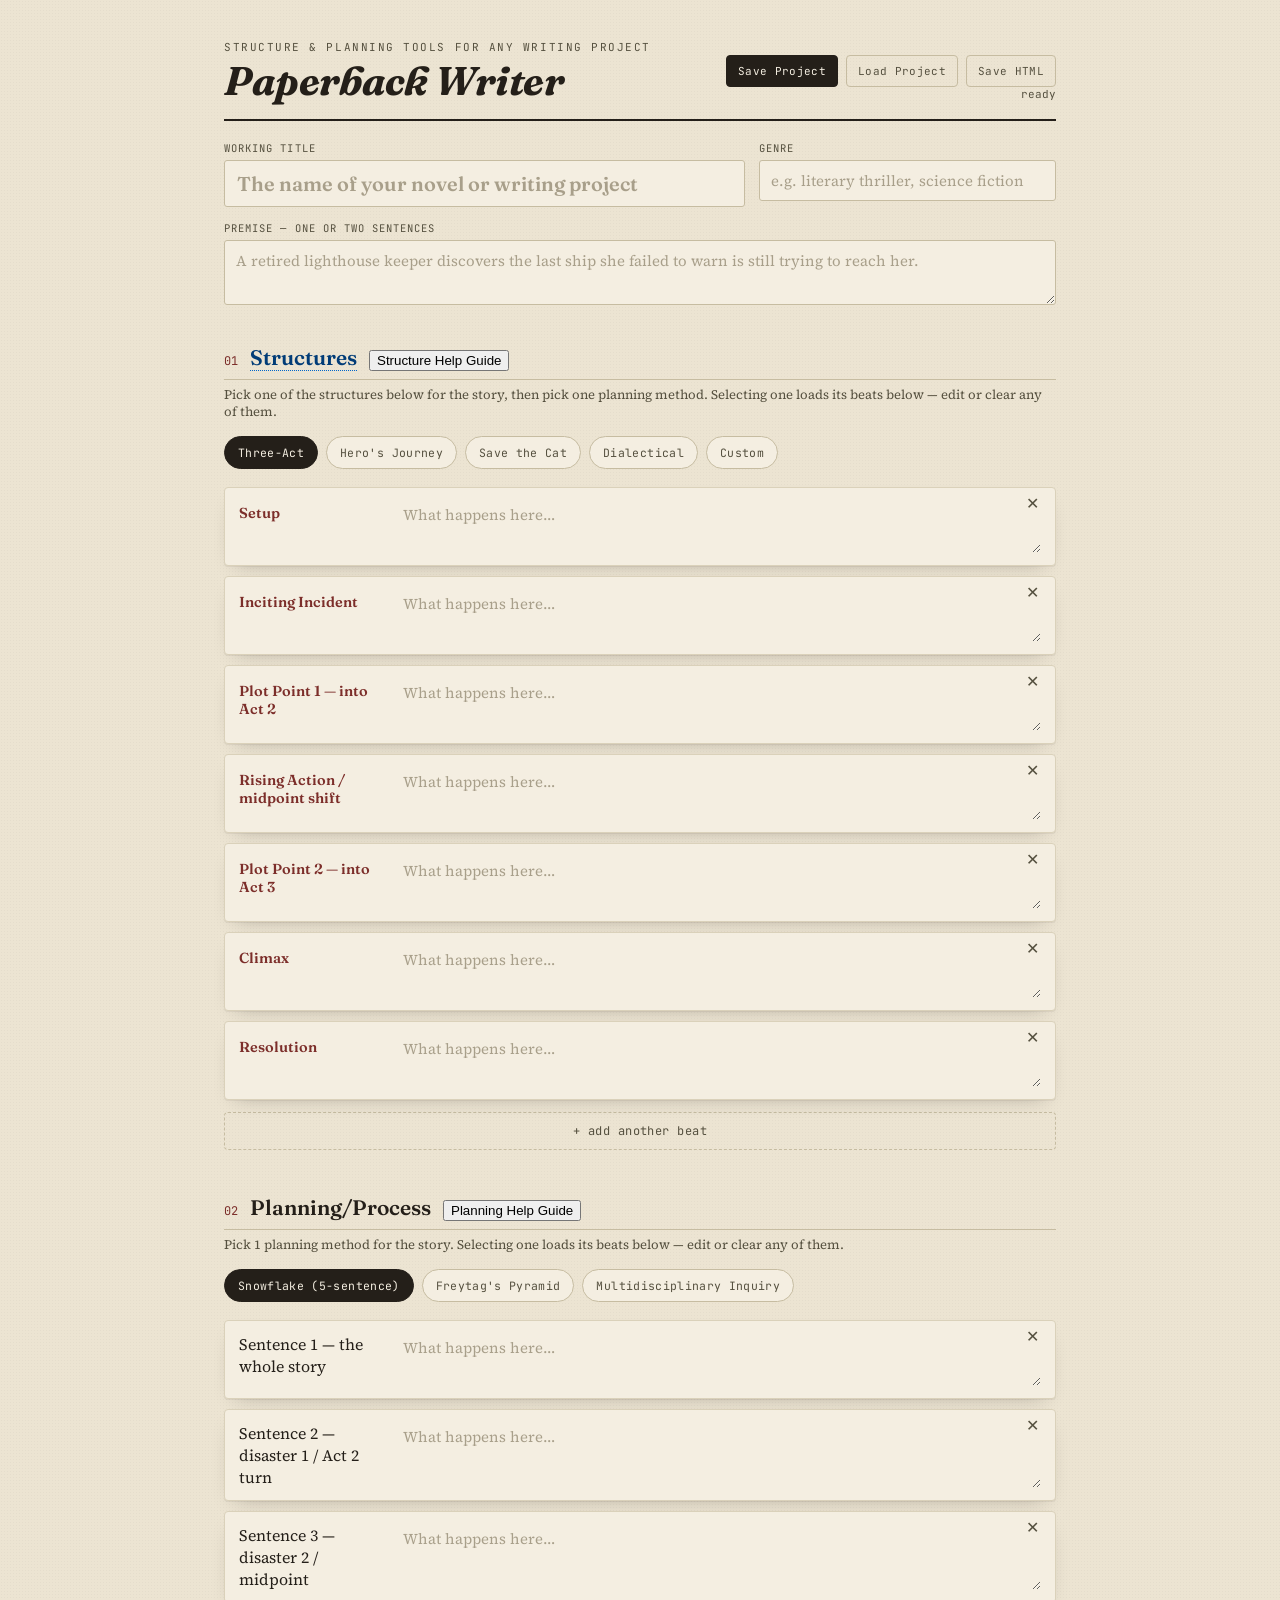
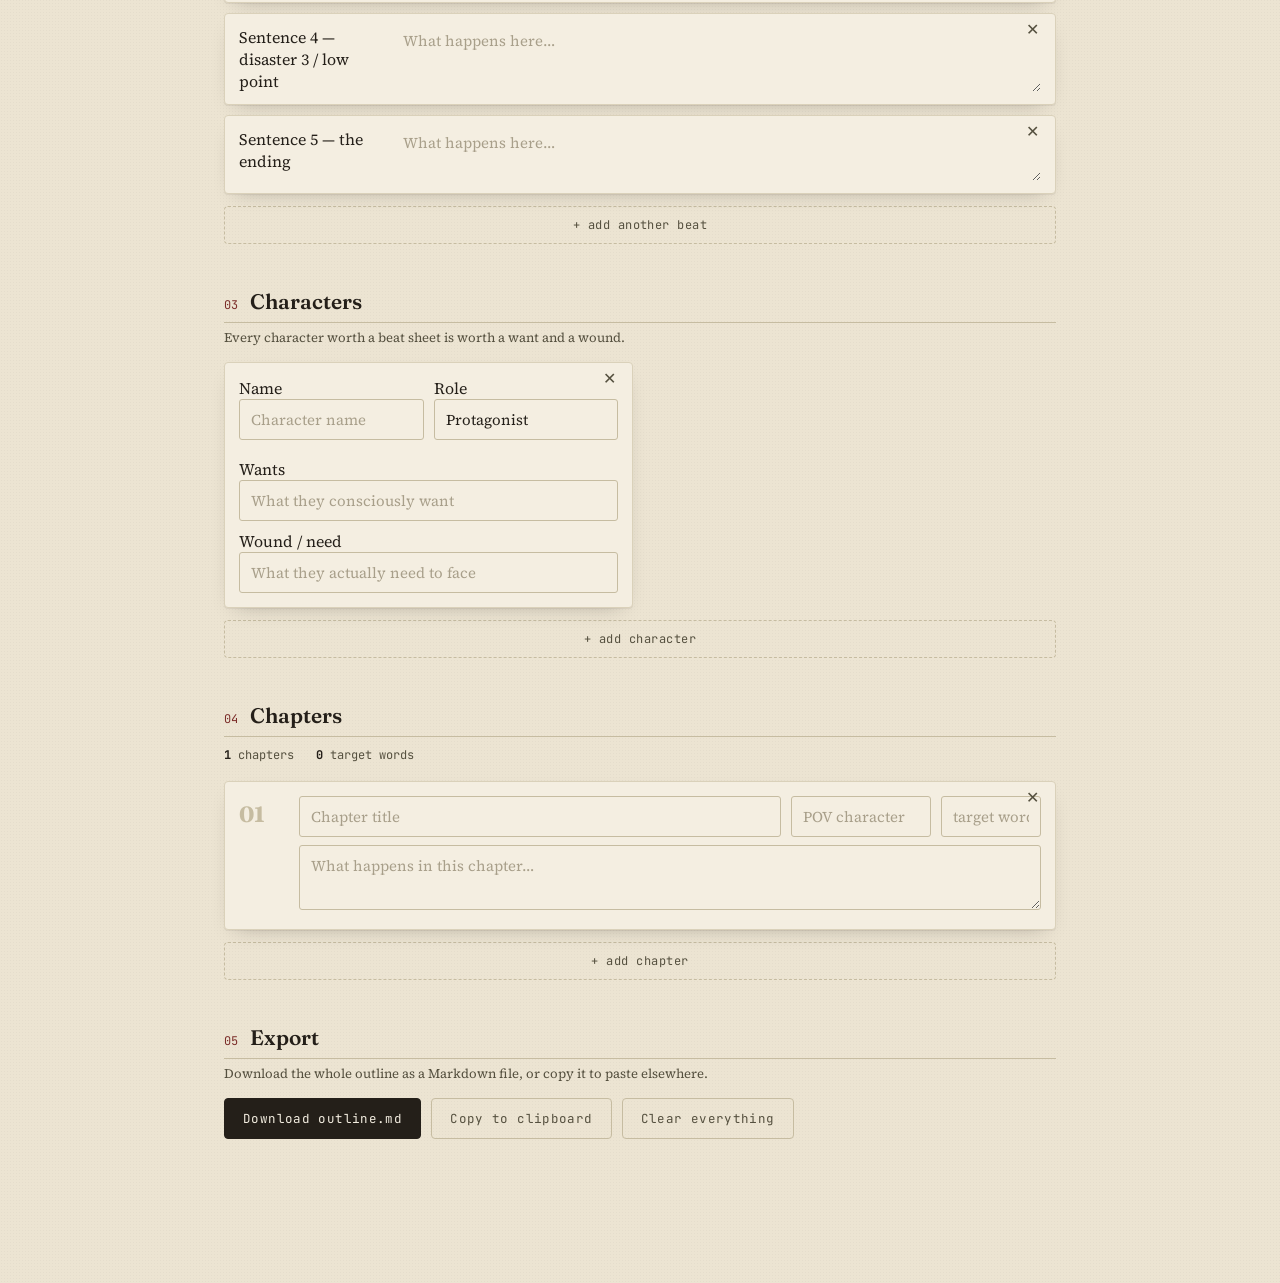
<file: index.html>
<!DOCTYPE html>
<html lang="en">
<head>
<meta charset="UTF-8">

<title>Paperback Writer</title>

<link rel="preconnect" href="https://fonts.googleapis.com">
<link href="https://fonts.googleapis.com/css2?family=Fraunces:wght@600;700&family=JetBrains+Mono:wght@400;500&family=Source+Serif+4:wght@400;500;600&display=swap" rel="stylesheet">


<!-- Link to the external style - CSS file here -->
<link rel="stylesheet" href="styles/style.css">

<!-- Link to the external JS file here -->
<script src="scripts/Paperback-Writer.js" defer></script>


 <!-- head end -->
</head>





<body>

<div class="wrap">

  <div class="masthead">

    <div>
      <div class="eyebrow">Structure & Planning Tools For Any Writing Project </div>
      <h1 class="title"><i>Paperback Writer</h1></i>
    </div>

    <div>
<!------------------------------------------------
  -- HTML buttons on top, next to "Paperback Writer" title
  ------------------------------------------------> 

      <div class="file-buttons">

        <button
          type="button"
          class="btn-primary"
          id="saveProjectBtn">
          Save Project
        </button>

        <button
          type="button"
          class="btn-secondary"
          id="loadProjectBtn">
          Load Project
        </button>

        <button
          type="button"
          class="btn-secondary"
          id="saveHTMLBtn">
          Save HTML
        </button>

        <input
          type="file"
          id="projectFileInput"
          accept=".json,application/json"
          style="display:none;">

      </div>

      <div class="save-state" id="saveState">
        ready
      </div>

    </div>

  </div>

<!------------------------------------------------
  -- WORKING TITLE and GENRE  
  ------------------------------------------------> 
  <div class="meta-row">
    <div class="field">
      <label>Working title</label>
      <input
        class="book-title-input"
        id="bookTitle"
        placeholder="The name of your novel or writing project">
    </div>

    <div class="field">
      <label>Genre</label>
      <input
        id="genre"
        placeholder="e.g. literary thriller, science fiction">
    </div>
  </div>

<!------------------------------------------------
  -- PREMISE 
  ------------------------------------------------> 
  <div
    class="field"
    style="margin-top:-20px; margin-bottom:34px;">

    <label>Premise — one or two sentences</label>
    <textarea
      id="premise"
      rows="2"
      placeholder="A retired lighthouse keeper discovers the last ship she failed to warn is still trying to reach her."
    ></textarea>
  </div>


  <!-------------------------------------------- 
   --- STRUCTURE 
   --------------------------------------------->

  <section class="block">
    <div class="block-head">
      <span class="block-num">01</span>

      <span class="help-text" data-help="Most will choose the structure first. Think of structure as the shape of the story, and planning/process as how to implement that shape.
          Example: I want build a 2 story, 4 bedroom house (structure). Here are the directions on how to build it.(planning/process)">
        <h2 class="block-title">Structures</h2>
      </span>
      <button
        type="button"
        onclick="window.open('pages/Structure_Help.html', '_blank')">
        Structure Help Guide
      </button>
    </div>

    <div class="block-hint">
      Pick one of the structures below for the story, then pick one planning method. Selecting one loads its beats below — edit or clear any of them.
    </div>

    <div
      class="structure-picker"
      id="structurePicker">
    </div>

    <div
      class="beats"
      id="beatsList">
    </div>
    <!-- dr1 start tamco add ability to ad another beat--> 
    <div
      class="card-grid"
      id="StructureGrid">
    </div>

    <button
      class="add-btn"
      id="addStructureBeat">
      + add another beat
    </button>
    <!-- dr1 end tamco add ability to ad another beat--> 
  </section>


  <!-------------------------------------------- 
   --- PLANNING
   --------------------------------------------->

  <section class="block">
    <div class="block-head">
      <span class="block-num">02</span>
      <h2 class="block-title">Planning/Process</h2>

      <button
        type="button"
        onclick="window.open('Structure_Help_1.html', '_blank')">
        Planning Help Guide
      </button>

    </div>

    <div class="block-hint">
      Pick 1 planning method for the story. Selecting one loads its beats below — edit or clear any of them.
    </div>

    <div
      class="planning-picker"
      id="planningPicker">
    </div>

    <div
      class="planbeats"
      id="planbeatsList">
    </div>

    <button
      type="button"
      class="add-btn"
      id="addPlanBeat">
      + add another beat
</button>



  </section>


   <!-------------------------------------------- 
   --- Characters  
   --------------------------------------------->

  <section class="block">
    <div class="block-head">
      <span class="block-num">03</span>
      <h2 class="block-title">Characters</h2>
    </div>

    <div class="block-hint">
      Every character worth a beat sheet is worth a want and a wound.
    </div>

    <div
      class="card-grid"
      id="charGrid">
    </div>

    <button
      class="add-btn"
      id="addChar">
      + add character
    </button>
  </section>


  <!--------------------------------------------- 
   --- Chapters  
   --------------------------------------------->

  <section class="block">

    <div class="block-head">
      <span class="block-num">04</span>
      <h2 class="block-title">Chapters</h2>
    </div>

    <div
      class="stat-strip"
      id="chapterStats">
    </div>

    <div
      class="chapter-list"
      id="chapterList">
    </div>

    <button
      class="add-btn"
      id="addChapter">
      + add chapter
    </button>

  </section>


  <!-- EXPORT -->

  <section class="block">

    <div class="block-head">
      <span class="block-num">05</span>
      <h2 class="block-title">Export</h2>

    </div>

    <div class="block-hint">
      Download the whole outline as a Markdown file, or copy it to paste elsewhere.
    </div>

    <div class="export-row">

      <button
        class="btn-primary"
        id="downloadBtn">
        Download outline.md
      </button>

      <button
        class="btn-secondary"
        id="copyBtn">
        Copy to clipboard
      </button>

      <button
        class="btn-secondary"
        id="resetBtn">
        Clear everything
      </button>

    </div>

  </section>

</div>


<div
  class="toast"
  id="toast">
  Ready
</div>

<!--
  When "Save HTML" is used, saveLocalHTML() inserts
  another script immediately before </head>:

  window.embeddedSavedState = {...};

  The normal application file does not need this.
-->

</body>
</html>
</file>
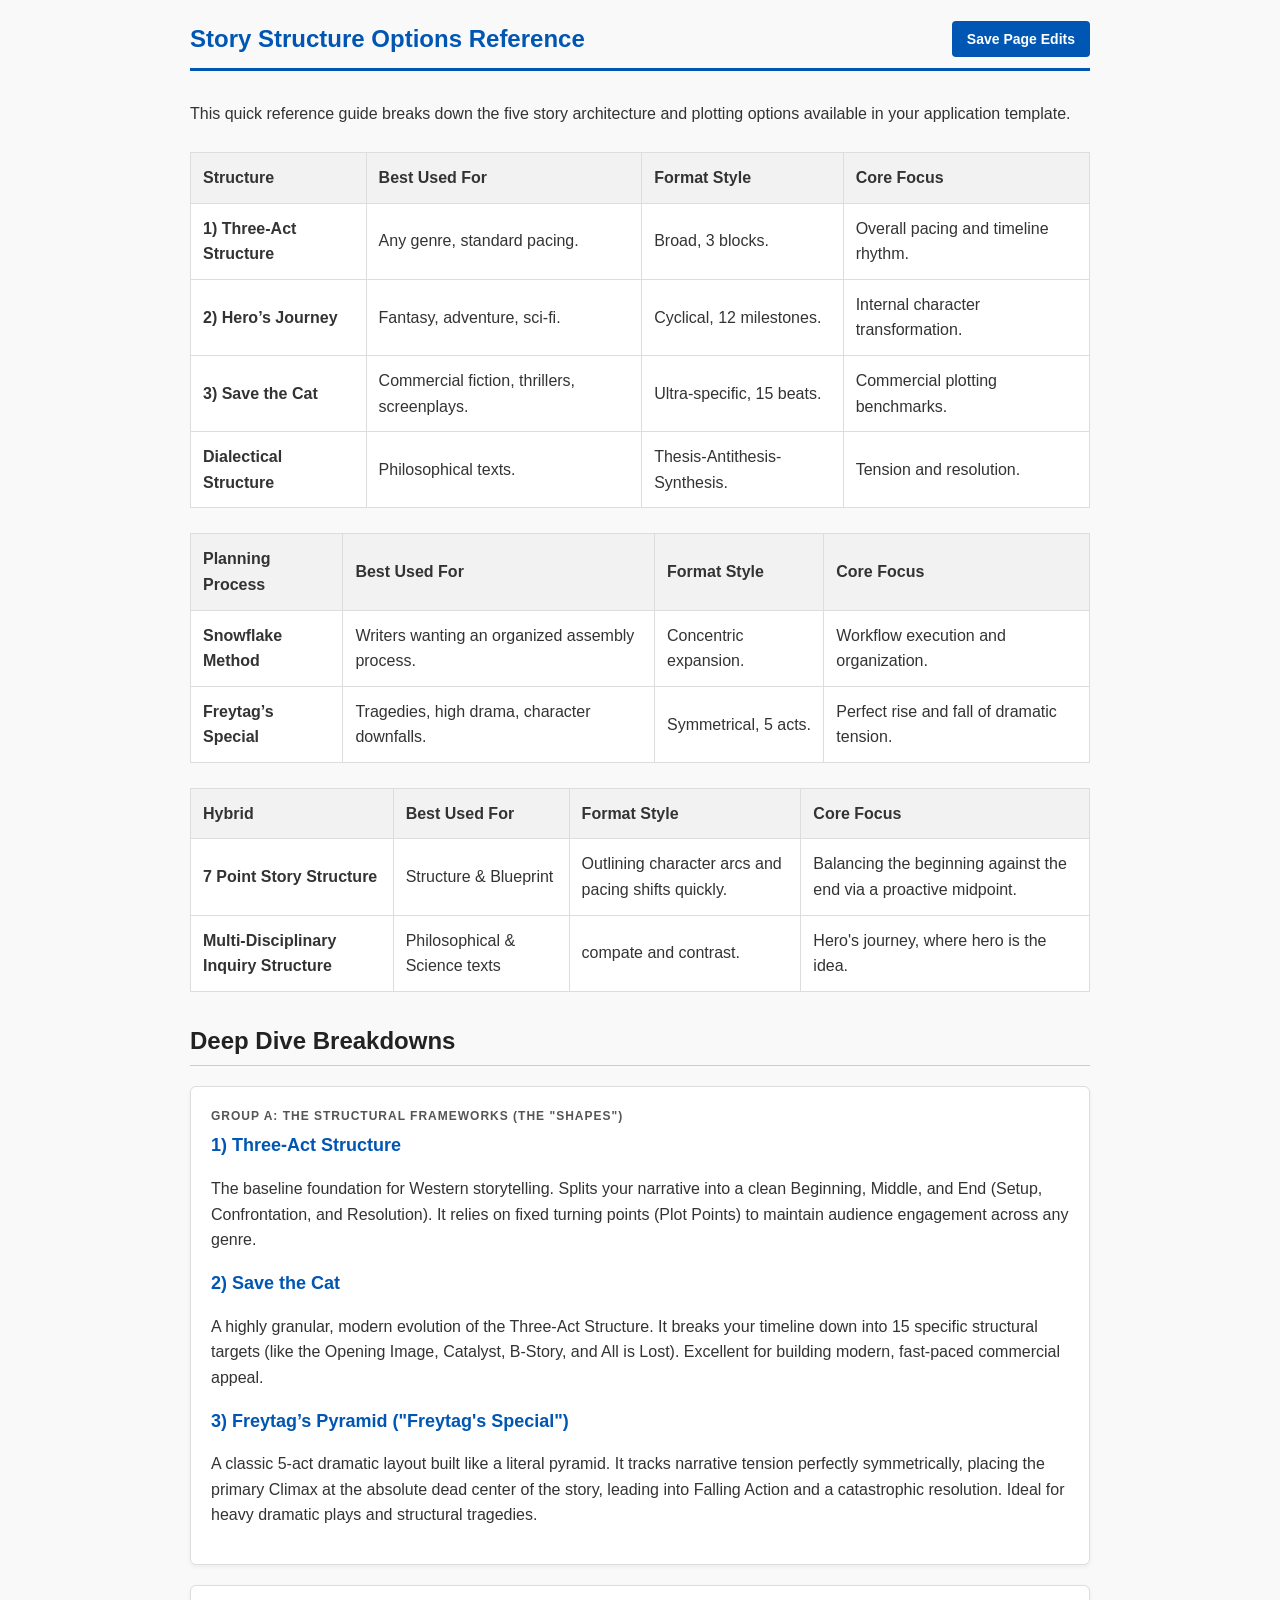
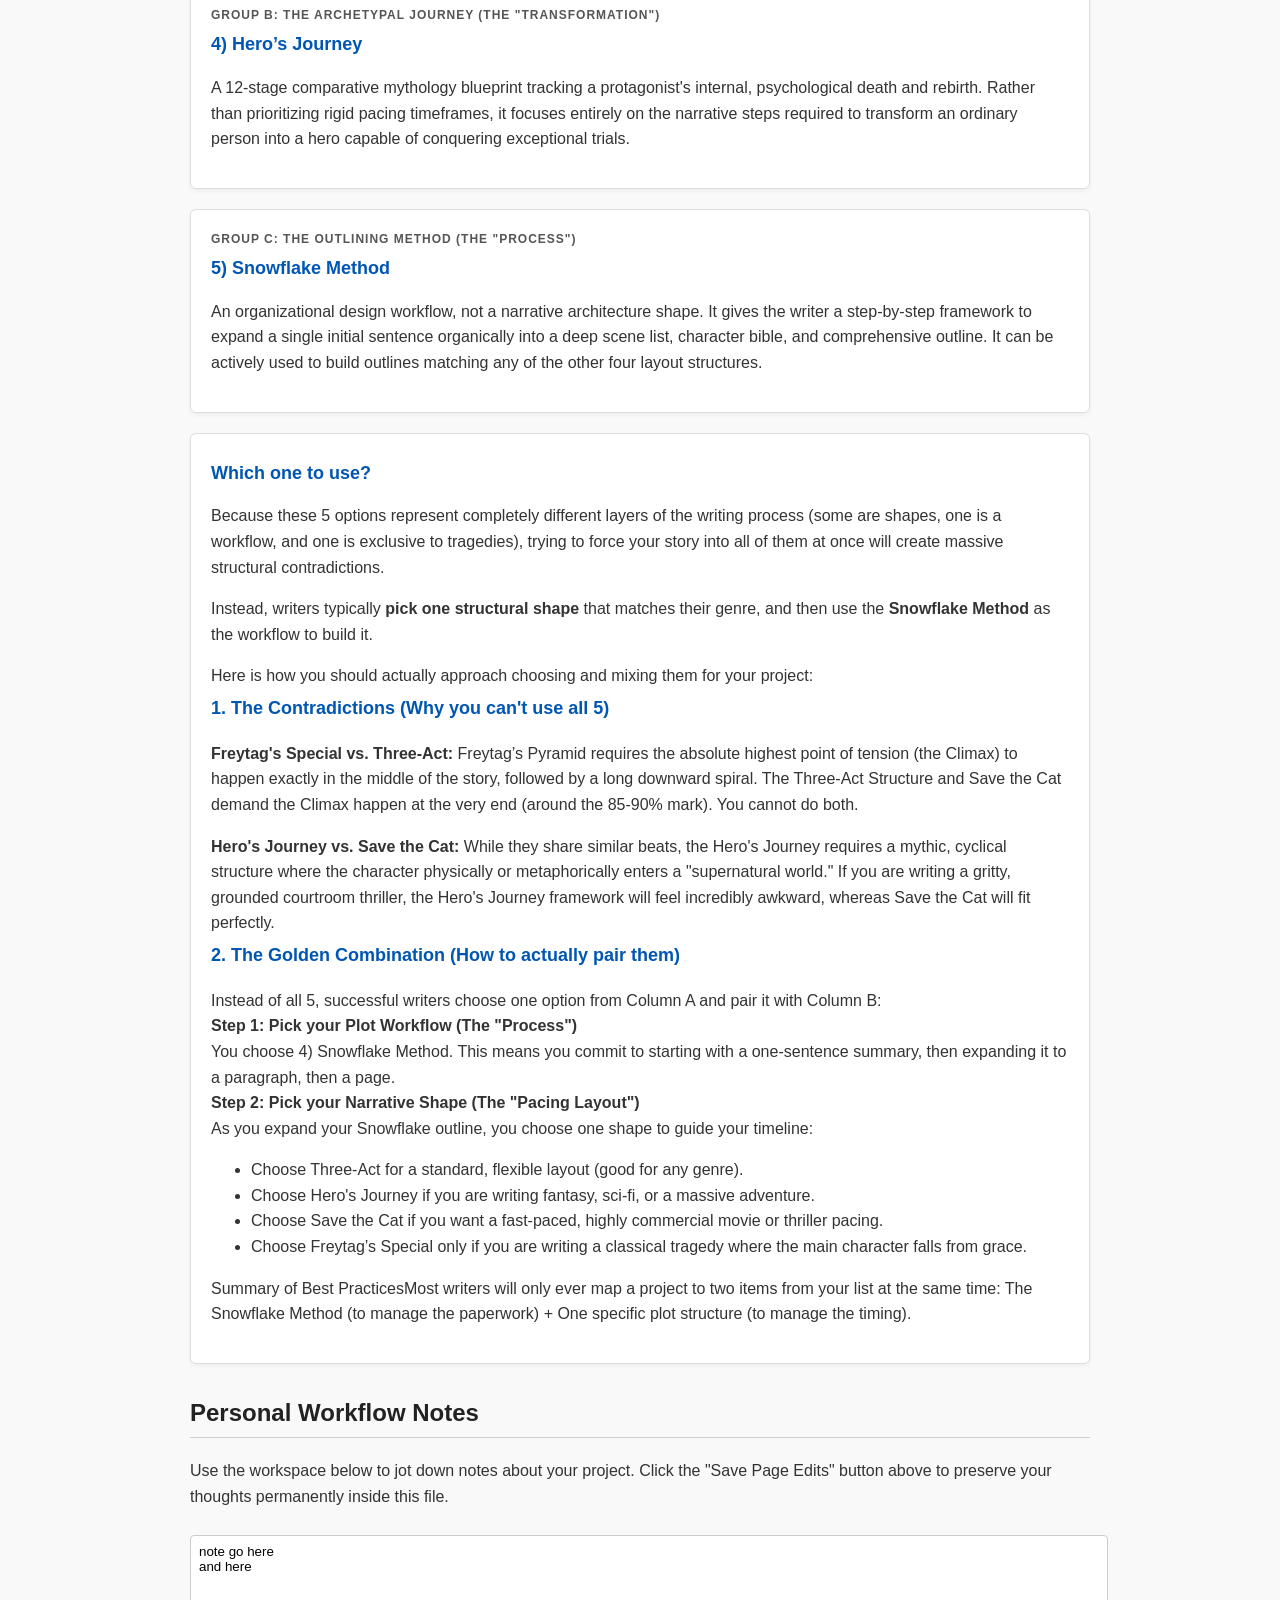
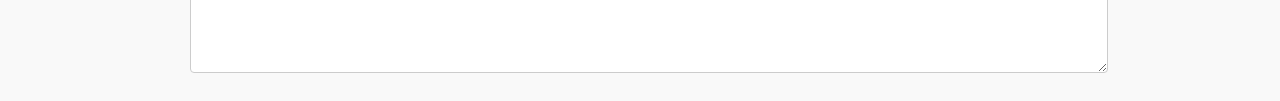
<file: pages/Planning_Help.html>
<!DOCTYPE html>
<html lang="en"><head>
    <meta charset="UTF-8">
    <meta name="viewport" content="width=device-width, initial-scale=1.0">
    <title>Story Structure Quick Reference Guide</title>
    <style>
        body {
            font-family: -apple-system, BlinkMacSystemFont, "Segoe UI", Roboto, Helvetica, Arial, sans-serif;
            line-height: 1.6;
            color: #333;
            max-width: 900px;
            margin: 0 auto;
            padding: 20px;
            background-color: #f9f9f9;
        }
        header {
            border-bottom: 3px solid #0056b3;
            padding-bottom: 10px;
            margin-bottom: 30px;
            display: flex;
            justify-content: space-between;
            align-items: center;
        }
        h1 { margin: 0; color: #0056b3; font-size: 24px; }
        h2 { color: #222; border-bottom: 1px solid #ccc; padding-bottom: 5px; margin-top: 30px; }
        .save-btn {
            background-color: #0056b3;
            color: white;
            border: none;
            padding: 10px 15px;
            font-size: 14px;
            border-radius: 4px;
            cursor: pointer;
            font-weight: bold;
        }
        .save-btn:hover { background-color: #004085; }
        .group-box {
            background: white;
            border: 1px solid #ddd;
            border-radius: 6px;
            padding: 20px;
            margin-bottom: 20px;
            box-shadow: 0 2px 4px rgba(0,0,0,0.05);
        }
        .group-title { font-weight: bold; color: #555; text-transform: uppercase; font-size: 12px; letter-spacing: 1px; }
        .method-name { font-weight: bold; color: #0056b3; font-size: 18px; margin-top: 5px; }
        table {
            width: 100%;
            border-collapse: collapse;
            margin: 25px 0;
            background: white;
        }
        th, td {
            border: 1px solid #ddd;
            padding: 12px;
            text-align: left;
        }
        th { background-color: #f2f2f2; font-weight: bold; }
        .notes-area {
            width: 100%;
            height: 120px;
            margin-top: 10px;
            padding: 8px;
            border: 1px solid #ccc;
            border-radius: 4px;
            resize: vertical;
            font-family: inherit;
        }
    </style>
</head>
<body>

<header>
    <h1>Story Structure Options Reference</h1>
    <button type="button" class="save-btn" onclick="saveLocalHTML()">Save Page Edits</button>
</header>

<p>This quick reference guide breaks down the five story architecture and plotting options available in your application template.</p>

<table>
    <thead>
        <tr>
            <th>Structure</th>
            <th>Best Used For</th>
            <th>Format Style</th>
            <th>Core Focus</th>
        </tr>
    </thead>
    <tbody>
        <tr>
            <td><strong>1) Three-Act Structure</strong></td>
            <td>Any genre, standard pacing.</td>
            <td>Broad, 3 blocks.</td>
            <td>Overall pacing and timeline rhythm.</td>
        </tr>
        <tr>
            <td><strong>2) Hero’s Journey</strong></td>
            <td>Fantasy, adventure, sci-fi.</td>
            <td>Cyclical, 12 milestones.</td>
            <td>Internal character transformation.</td>
        </tr>
        <tr>
            <td><strong>3) Save the Cat</strong></td>
            <td>Commercial fiction, thrillers, screenplays.</td>
            <td>Ultra-specific, 15 beats.</td>
            <td>Commercial plotting benchmarks.</td>
		</tr>
		<tr>
            <td><strong>Dialectical Structure</strong></td>
            <td>Philosophical texts.</td>
            <td>Thesis-Antithesis-Synthesis.</td>
            <td>Tension and resolution.</td>
        </tr>
    </tbody>
</table>


<table>
    <thead>
        <tr>
            <th>Planning Process</th>
            <th>Best Used For</th>
            <th>Format Style</th>
            <th>Core Focus</th>
        </tr>
    </thead>
    <tbody>
        <tr>
            <td><strong>Snowflake Method</strong></td>
            <td>Writers wanting an organized assembly process.</td>
            <td>Concentric expansion.</td>
            <td>Workflow execution and organization.</td>
        </tr>
        <tr>
            <td><strong>Freytag’s Special</strong></td>
            <td>Tragedies, high drama, character downfalls.</td>
            <td>Symmetrical, 5 acts.</td>
            <td>Perfect rise and fall of dramatic tension.</td>
        </tr>
    </tbody>
</table>



<table>
    <thead>
        <tr>
            <th>Hybrid</th>
            <th>Best Used For</th>
            <th>Format Style</th>
            <th>Core Focus</th>
        </tr>
    </thead>
    <tbody>
        <tr>
            <td><strong>7 Point Story Structure</strong></td>
            <td>Structure & Blueprint</td>
            <td>Outlining character arcs and pacing shifts quickly.</td>
            <td>Balancing the beginning against the end via a proactive midpoint.</td>
        </tr>
        <tr>
            <td><strong>Multi-Disciplinary Inquiry Structure</strong></td>
            <td>Philosophical & Science texts</td>
            <td>compate and contrast.</td>
            <td>Hero's journey, where hero is the idea.</td>
        </tr>
    </tbody>
</table>



<h2>Deep Dive Breakdowns</h2>

<div class="group-box">
    <div class="group-title">Group A: The Structural Frameworks (The "Shapes")</div>
    
    <div class="method-name">1) Three-Act Structure</div>
    <p>The baseline foundation for Western storytelling. Splits your narrative into a clean Beginning, Middle, and End (Setup, Confrontation, and Resolution). It relies on fixed turning points (Plot Points) to maintain audience engagement across any genre.</p>

    <div class="method-name">2) Save the Cat</div>
    <p>A highly granular, modern evolution of the Three-Act Structure. It breaks your timeline down into 15 specific structural targets (like the Opening Image, Catalyst, B-Story, and All is Lost). Excellent for building modern, fast-paced commercial appeal.</p>

    <div class="method-name">3) Freytag’s Pyramid ("Freytag's Special")</div>
    <p>A classic 5-act dramatic layout built like a literal pyramid. It tracks narrative tension perfectly symmetrically, placing the primary Climax at the absolute dead center of the story, leading into Falling Action and a catastrophic resolution. Ideal for heavy dramatic plays and structural tragedies.</p>
</div>

<div class="group-box">
    <div class="group-title">Group B: The Archetypal Journey (The "Transformation")</div>
    <div class="method-name">4) Hero’s Journey</div>
    <p>A 12-stage comparative mythology blueprint tracking a protagonist's internal, psychological death and rebirth. Rather than prioritizing rigid pacing timeframes, it focuses entirely on the narrative steps required to transform an ordinary person into a hero capable of conquering exceptional trials.</p>
</div>

<div class="group-box">
    <div class="group-title">Group C: The Outlining Method (The "Process")</div>
    <div class="method-name">5) Snowflake Method</div>
    <p>An organizational design workflow, not a narrative architecture shape. It gives the writer a step-by-step framework to expand a single initial sentence organically into a deep scene list, character bible, and comprehensive outline. It can be actively used to build outlines matching any of the other four layout structures.</p>
</div>

<div class="group-box">
 <div class="method-name">Which one to use?</div>
 <p>
	Because these 5 options represent completely different layers of the writing process (some are shapes, one is a workflow, and one is exclusive to tragedies), 
	trying to force your story into all of them at once will create massive structural contradictions.
</p>
<p>
	Instead, writers typically <b>pick one structural shape </b>that matches their genre, and then use the <b>Snowflake Method </b>as the workflow to build it.
</p>

Here is how you should actually approach choosing and mixing them for your project:

<p class="method-name">1. The Contradictions (Why you can't use all 5)</p>
<b></b><p><b>Freytag's Special vs. Three-Act:</b> Freytag’s Pyramid requires the absolute highest point of tension (the Climax) to happen exactly in the middle of the story, 
followed by a long downward spiral. The Three-Act Structure and Save the Cat demand the Climax happen at the very end (around the 85-90% mark). You cannot do both.
</p>
<b>Hero's Journey vs. Save the Cat: </b>While they share similar beats, the Hero's Journey requires a mythic, cyclical structure where the character physically or metaphorically enters a 
"supernatural world." If you are writing a gritty, grounded courtroom thriller, the Hero's Journey framework will feel incredibly awkward, whereas Save the Cat will fit perfectly.

<p class="method-name">2. The Golden Combination (How to actually pair them)</p>

Instead of all 5, successful writers choose one option from Column A and pair it with Column B:<br>
<b>Step 1: Pick your Plot Workflow (The "Process")</b><br>
	You choose 4) Snowflake Method. This means you commit to starting with a one-sentence summary, then expanding it to a paragraph, then a page.<br>
<b>Step 2: Pick your Narrative Shape (The "Pacing Layout")</b><br>
	As you expand your Snowflake outline, you choose one shape to guide your timeline:
<ul>
<li>Choose Three-Act for a standard, flexible layout (good for any genre).</li>
<li>Choose Hero's Journey if you are writing fantasy, sci-fi, or a massive adventure.</li>
<li>Choose Save the Cat if you want a fast-paced, highly commercial movie or thriller pacing.</li>
<li>Choose Freytag’s Special only if you are writing a classical tragedy where the main character falls from grace.</li>
</ul>

Summary of Best PracticesMost writers will only ever map a project to two 
items from your list at the same time: The Snowflake Method (to manage the paperwork) + One specific plot structure (to manage the timing).
<p></p>
</div>





<h2>Personal Workflow Notes</h2>
<p>Use the workspace below to jot down notes about your project. Click the "Save Page Edits" button above to preserve your thoughts permanently inside this file.</p>
<textarea id="myNotes" class="notes-area" placeholder="Type your project-specific notes or layout preferences here...">note go here
and here</textarea>

<script>
function saveLocalHTML() {
const textarea = document.getElementById('myNotes');
    if (textarea) {
        // Set both properties to force the browser to export the text
        textarea.textContent = textarea.value;
        textarea.innerHTML = textarea.value;
    }

    // Grab the current state of the document
    const fullHTML = "<!DOCTYPE html>\n" + document.documentElement.outerHTML;

    // Generate download link
    const blob = new Blob([fullHTML], { type: "text/html;charset=utf-8" });
    const link = document.createElement("a");
    link.href = URL.createObjectURL(blob);
    link.download = "Structure_help_1.html"; 
    
    document.body.appendChild(link);
    link.click();
    document.body.removeChild(link);

}
</script>


</body></html>
</file>
<file: styles/style.css>
:root{
    --paper: #ECE4D2;
    --paper-raised: #F4EEE1;
    --ink: #241F19;
    --ink-soft: #55503f;
    --accent: #7C2E2A;
    --accent-soft: #9c5450;
    --moss: #4B6154;
    --line: #C6BCA1;
    --line-soft: #DAD1BA;
    --gold: #A67F3E;
    --shadow: 0 1px 0 rgba(36,31,25,0.06), 0 8px 20px -12px rgba(36,31,25,0.35);
  }

  *{box-sizing:border-box;}

  html,body{
    margin:0;
    padding:0;
  }

  body{
    background: var(--paper);
    background-image:
      radial-gradient(rgba(36,31,25,0.035) 1px, transparent 1px);
    background-size: 3px 3px;
    color: var(--ink);
    font-family: 'Source Serif 4', Georgia, serif;
    padding: 0;
  }



  /*** 
   ***  the tool tip over text code 
   ***/  
.help-text {
    position: relative;
    cursor: help;
    color: #013c77;
    border-bottom: 1px dotted #0066cc;
}

/* Tooltip */
.help-text::after {
    content: attr(data-help);
    position: absolute;
    z-index: 1000;

    left: 50%;
    bottom: calc(100% + 8px);
    transform: translateX(-50%);

    width: max-content;
    max-width: 300px;

    padding: 8px 12px;
    border-radius: 6px;

    background: #333;
    color: white;

    font-size: 14px;
    line-height: 1.4;
    font-weight: normal;

    opacity: 0;
    visibility: hidden;
    pointer-events: none;

    transition: opacity 0.15s ease;
}

/* Small arrow */
.help-text::before {
    content: "";
    position: absolute;

    left: 50%;
    bottom: calc(100% + 2px);
    transform: translateX(-50%);

    border: 6px solid transparent;
    border-top-color: #333;

    opacity: 0;
    visibility: hidden;
}

/* Show tooltip */
.help-text:hover::after,
.help-text:hover::before {
    opacity: 1;
    visibility: visible;
}
/***  end TOOL TIPS  ***/



  .wrap{
    max-width: 880px;
    margin: 0 auto;
    padding: 40px 24px 100px;
  }

  /* Header */

  .masthead{
    display:flex;
    justify-content:space-between;
    align-items:flex-end;
    border-bottom: 2px solid var(--ink);
    padding-bottom: 14px;
    margin-bottom: 6px;
    gap:20px;
  }

  .masthead .eyebrow{
    font-family:'JetBrains Mono', monospace;
    font-size:11px;
    letter-spacing:.14em;
    text-transform:uppercase;
    color:var(--ink-soft);
  }

  h1.title{
    font-family:'Fraunces', serif;
    font-weight:700;
    font-style:normal;
    font-size:40px;
    margin:2px 0 0;
    letter-spacing:-0.01em;
  }

  .file-buttons{
    display:flex;
    gap:8px;
    align-items:center;
    flex-wrap:wrap;
    justify-content:flex-end;
  }

  .file-buttons button{
    font-family:'JetBrains Mono', monospace;
    font-size:11px;
    padding:8px 11px;
    border-radius:4px;
    cursor:pointer;
  }

  .save-state{
    font-family:'JetBrains Mono', monospace;
    font-size:11px;
    color:var(--ink-soft);
    text-align:right;
    white-space:nowrap;
    padding-bottom:4px;
  }

  .save-state.saved{
    color:var(--moss);
  }

  .meta-row{
    display:grid;
    grid-template-columns:1.4fr 0.8fr;
    gap:14px;
    margin:20px 0 34px;
  }

  .field label,
  .beat label,
  .card label{
    display:block;
    font-family:'JetBrains Mono', monospace;
    font-size:10.5px;
    letter-spacing:.1em;
    text-transform:uppercase;
    color:var(--ink-soft);
    margin-bottom:5px;
  }

  input,
  textarea,
  select{
    font-family:'Source Serif 4', Georgia, serif;
    font-size:15px;
    color:var(--ink);
    background:var(--paper-raised);
    border:1px solid var(--line);
    border-radius:3px;
    padding:9px 11px;
    width:100%;
    outline:none;
  }

  input:focus,
  textarea:focus,
  select:focus{
    border-color:var(--accent);
  }

  textarea{
    resize:vertical;
    line-height:1.5;
  }

  ::placeholder{
    color:#a89f8a;
  }

  .book-title-input{
    font-family:'Fraunces', serif;
    font-size:20px;
    font-weight:600;
    padding:10px 12px;
  }

  section.block{
    margin-bottom:44px;
  }

  .block-head{
    display:flex;
    align-items:baseline;
    gap:12px;
    margin-bottom:16px;
    border-bottom:1px solid var(--line);
    padding-bottom:8px;
  }

  .block-num{
    font-family:'JetBrains Mono', monospace;
    font-size:12px;
    color:var(--accent);
  }

  .block-title{
    font-family:'Fraunces', serif;
    font-weight:600;
    font-size:21px;
    margin:0;
  }

  .block-hint{
    font-size:13px;
    color:var(--ink-soft);
    margin:-10px 0 16px;
  }

  /*** 
   *** Structure 
   ***/

  .structure-picker{
    display:flex;
    gap:8px;
    flex-wrap:wrap;
    margin-bottom:18px;
  }

  .structure-picker button{
    font-family:'JetBrains Mono', monospace;
    font-size:11.5px;
    letter-spacing:.03em;
    padding:8px 13px;
    border-radius:20px;
    border:1px solid var(--line);
    background:var(--paper-raised);
    color:var(--ink-soft);
    cursor:pointer;
  }

  .structure-picker button.active{
    background:var(--ink);
    color:var(--paper-raised);
    border-color:var(--ink);
  }

  .beats{
    display:flex;
    flex-direction:column;
    gap:10px;
  }

  .beat{
    position: relative;
    display:grid;
    grid-template-columns:150px 1fr;
    gap:14px;
    background:var(--paper-raised);
    border:1px solid var(--line-soft);
    border-radius:4px;
    padding:12px 14px;
    box-shadow:var(--shadow);
  }

  .beat .beat-name{
    font-family:'Fraunces', serif;
    font-weight:600;
    font-size:14.5px;
    padding-top:4px;
    color:var(--accent);
  }

  .beat textarea{
    min-height:46px;
    background:transparent;
    border:none;
    padding:4px 0;
  }

  .beat textarea:focus{
    background:rgba(255,255,255,0.4);
  }


   /*** 
    *** Planning  
    ***/

  .planning-picker{
    display:flex;
    gap:8px;
    flex-wrap:wrap;
    margin-bottom:18px;
  }

  .planning-picker button{
    font-family:'JetBrains Mono', monospace;
    font-size:11.5px;
    letter-spacing:.03em;
    padding:8px 13px;
    border-radius:20px;
    border:1px solid var(--line);
    background:var(--paper-raised);
    color:var(--ink-soft);
    cursor:pointer;
  }

  .planning-picker button.active{
    background:var(--ink);
    color:var(--paper-raised);
    border-color:var(--ink);
  }

  .planbeats{
    display:flex;
    flex-direction:column;
    gap:10px;
  }

  .planbeat{
    position: relative;
    display:grid;
    grid-template-columns:150px 1fr;
    gap:14px;
    background:var(--paper-raised);
    border:1px solid var(--line-soft);
    border-radius:4px;
    padding:12px 14px;
    box-shadow:var(--shadow);
  }

  .planbeat .planbeat-name{
    font-family:'Fraunces', serif;
    font-weight:600;
    font-size:14.5px;
    padding-top:4px;
    color:var(--accent);
  }

  .planbeat textarea{
    min-height:46px;
    background:transparent;
    border:none;
    padding:4px 0;
  }

  .planbeat textarea:focus{
    background:rgba(255,255,255,0.4);
  }


  /*** 
   *** Characters 
   ***/

  .card-grid{
    display:grid;
    grid-template-columns:repeat(2,1fr);
    gap:14px;
  }

  .char-card,
  .chapter-card{
    background:var(--paper-raised);
    border:1px solid var(--line-soft);
    border-radius:4px;
    padding:14px;
    box-shadow:var(--shadow);
    position:relative;
  }

  .card-remove{
    position:absolute;
    top:8px;
    right:10px;
    border:none;
    background:none;
    color:var(--ink-soft);
    font-size:16px;
    cursor:pointer;
    line-height:1;
    font-family:monospace;
  }

  .card-remove:hover{
    color:var(--accent);
  }

  .char-row{
    margin-bottom:9px;
  }

  .char-row:last-child{
    margin-bottom:0;
  }

  .char-two{
    display:grid;
    grid-template-columns:1fr 1fr;
    gap:10px;
  }

  .add-btn{
    font-family:'JetBrains Mono', monospace;
    font-size:12px;
    letter-spacing:.04em;
    background:none;
    border:1px dashed var(--line);
    color:var(--ink-soft);
    padding:10px 14px;
    border-radius:4px;
    cursor:pointer;
    width:100%;
    margin-top:12px;
  }

  .add-btn:hover{
    border-color:var(--accent);
    color:var(--accent);
  }

  /* Chapters */

  .chapter-list{
    display:flex;
    flex-direction:column;
    gap:10px;
  }

  .chapter-card{
    display:grid;
    grid-template-columns:46px 1fr;
    gap:14px;
  }

  .chapter-num{
    font-family:'Fraunces', serif;
    font-weight:700;
    font-size:22px;
    color:var(--line);
    align-self:start;
    padding-top:4px;
  }

  .chapter-top{
    display:grid;
    grid-template-columns:1fr 140px 100px;
    gap:10px;
    margin-bottom:8px;
  }

  .chapter-summary{
    min-height:52px;
  }

  .chapter-footer{
    display:flex;
    justify-content:space-between;
    margin-top:6px;
    font-family:'JetBrains Mono', monospace;
    font-size:11px;
    color:var(--ink-soft);
  }

  .stat-strip{
    display:flex;
    gap:22px;
    font-family:'JetBrains Mono', monospace;
    font-size:12px;
    color:var(--ink-soft);
    margin:-6px 0 18px;
    flex-wrap:wrap;
  }

  .stat-strip b{
    color:var(--ink);
  }

  /* Export */

  .export-row{
    display:flex;
    gap:10px;
    margin-top:8px;
    flex-wrap:wrap;
  }

  .btn-primary,
  .btn-secondary{
    font-family:'JetBrains Mono', monospace;
    font-size:12.5px;
    letter-spacing:.03em;
    padding:11px 18px;
    border-radius:4px;
    cursor:pointer;
  }

  .btn-primary{
    background:var(--ink);
    color:var(--paper-raised);
    border:1px solid var(--ink);
  }

  .btn-primary:hover{
    background:var(--accent);
    border-color:var(--accent);
  }

  .btn-secondary{
    background:none;
    border:1px solid var(--line);
    color:var(--ink-soft);
  }

  .btn-secondary:hover{
    border-color:var(--ink);
    color:var(--ink);
  }

  /* Toast */

  .toast{
    position:fixed;
    bottom:24px;
    left:50%;
    transform:translateX(-50%) translateY(20px);
    background:var(--ink);
    color:var(--paper-raised);
    font-family:'JetBrains Mono', monospace;
    font-size:12px;
    padding:10px 16px;
    border-radius:4px;
    opacity:0;
    pointer-events:none;
    transition:all .25s ease;
  }

  .toast.show{
    opacity:1;
    transform:translateX(-50%) translateY(0);
  }

  @media (max-width:640px){

    .meta-row,
    .card-grid,
    .char-two{
      grid-template-columns:1fr;
    }

    .beat{
      grid-template-columns:1fr;
    }

    .chapter-top{
      grid-template-columns:1fr;
    }

    .masthead{
      flex-direction:column;
      align-items:flex-start;
      gap:10px;
    }

    .file-buttons{
      justify-content:flex-start;
    }

    .save-state{
      text-align:left;
    }
  }
</file>
